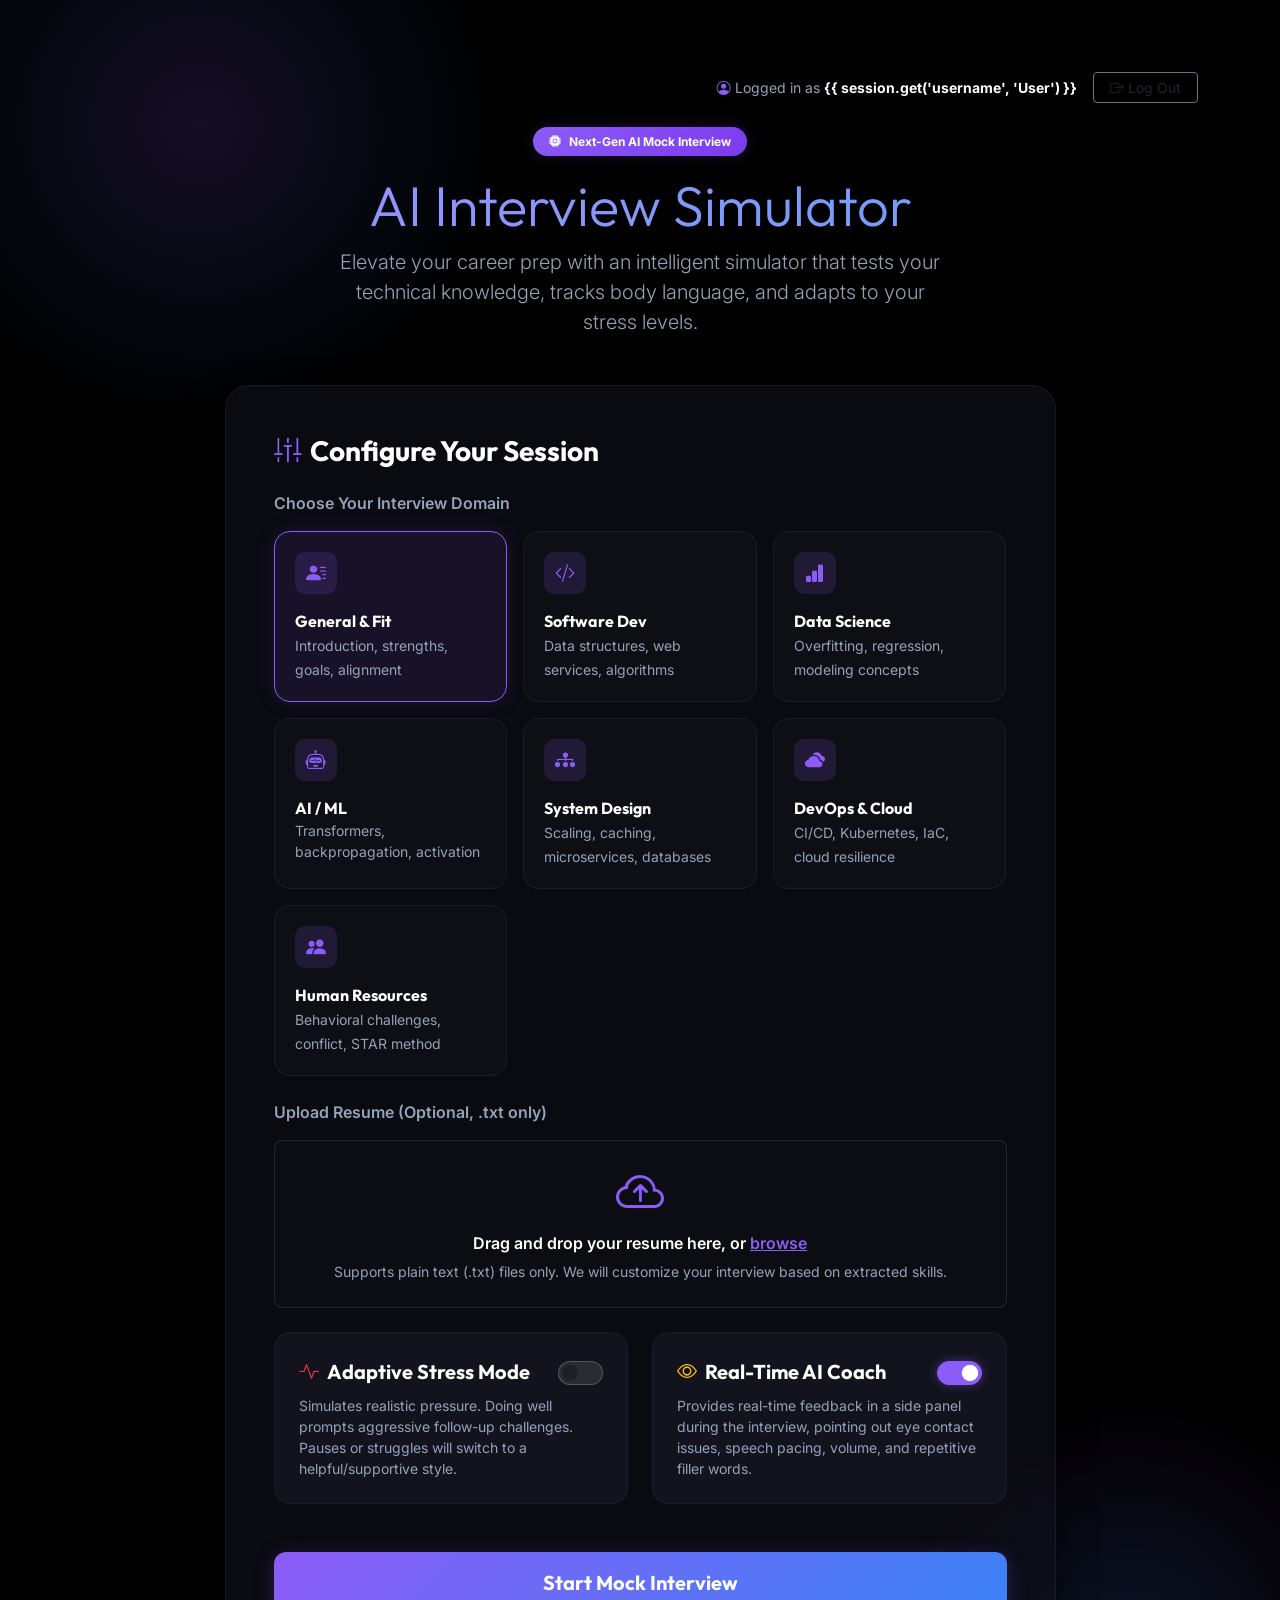
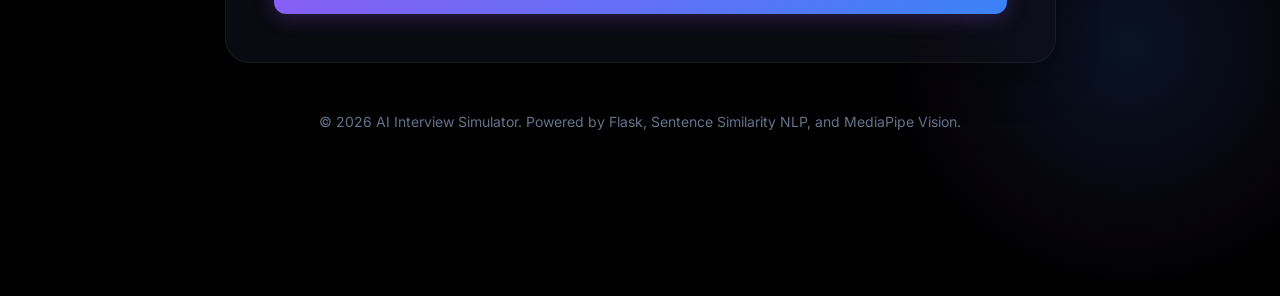
<file: templates/index.html>
<!DOCTYPE html>
<html lang="en">
<head>
    <meta charset="UTF-8">
    <meta name="viewport" content="width=device-width, initial-scale=1.0">
    <title>AI Interview Simulator - Prepare Smarter</title>
    <!-- Google Fonts -->
    <link href="https://fonts.googleapis.com/css2?family=Inter:wght@300;400;500;600;700&family=Outfit:wght@400;500;600;700;800&display=swap" rel="stylesheet">
    <!-- Bootstrap CDN -->
    <link href="https://cdn.jsdelivr.net/npm/bootstrap@5.3.3/dist/css/bootstrap.min.css" rel="stylesheet">
    <!-- Bootstrap Icons -->
    <link rel="stylesheet" href="https://cdn.jsdelivr.net/npm/bootstrap-icons@1.11.3/font/bootstrap-icons.min.css">
    <!-- Custom Style -->
    <link rel="stylesheet" href="/static/style.css">
</head>
<body class="dark-theme">
    <div class="glow-bg"></div>
    <div class="glow-bg-secondary"></div>
    <div class="container py-5 my-md-4">
        <!-- User Session Bar -->
        <div class="d-flex justify-content-end align-items-center mb-4 gap-3 animate-fade-in">
            <span class="text-muted-custom small"><i class="bi bi-person-circle text-purple-accent me-1"></i>Logged in as <strong class="text-white">{{ session.get('username', 'User') }}</strong></span>
            <button class="btn btn-sm btn-dark-glow border-secondary py-1 px-3" onclick="handleLogout()"><i class="bi bi-box-arrow-right me-1"></i>Log Out</button>
        </div>
        <!-- Header -->
        <header class="text-center mb-5 animate-fade-in">
            <div class="badge-pill mb-3">
                <span class="badge rounded-pill bg-purple-glow text-white px-3 py-2"><i class="bi bi-cpu-fill me-2"></i>Next-Gen AI Mock Interview</span>
            </div>
            <h1 class="display-4 font-outfit fw-extrabold text-gradient-purple-blue">AI Interview Simulator</h1>
            <p class="lead text-muted-custom mx-auto max-width-600">
                Elevate your career prep with an intelligent simulator that tests your technical knowledge, tracks body language, and adapts to your stress levels.
            </p>
        </header>
        <!-- Main Configuration Card -->
        <div class="row justify-content-center">
            <div class="col-lg-10 col-xl-9">
                <div class="glass-card p-4 p-md-5 animate-slide-up">
                    <h3 class="font-outfit fw-bold mb-4"><i class="bi bi-sliders2-vertical text-purple-accent me-2"></i>Configure Your Session</h3>
                    <form id="sessionConfigForm" onsubmit="startInterview(event)">
                        <!-- Domain Selection -->
                        <div class="mb-4">
                            <label class="form-label text-muted-custom fw-semibold mb-3">Choose Your Interview Domain</label>
                            <div class="row g-3">
                                <!-- General & Fit -->
                                <div class="col-md-4 col-sm-6">
                                    <input type="radio" class="btn-check" name="domain" id="domain_general" value="general" checked>
                                    <label class="domain-card h-100" for="domain_general">
                                        <div class="domain-icon"><i class="bi bi-person-lines-fill text-purple-accent"></i></div>
                                        <div class="domain-info">
                                            <span class="d-block fw-bold font-outfit text-white">General & Fit</span>
                                            <small class="text-muted-custom">Introduction, strengths, goals, alignment</small>
                                        </div>
                                    </label>
                                </div>
                                <!-- Software Dev -->
                                <div class="col-md-4 col-sm-6">
                                    <input type="radio" class="btn-check" name="domain" id="domain_software" value="software_development">
                                    <label class="domain-card h-100" for="domain_software">
                                        <div class="domain-icon"><i class="bi bi-code-slash text-purple-accent"></i></div>
                                        <div class="domain-info">
                                            <span class="d-block fw-bold font-outfit text-white">Software Dev</span>
                                            <small class="text-muted-custom">Data structures, web services, algorithms</small>
                                        </div>
                                    </label>
                                </div>
                                <!-- Data Science -->
                                <div class="col-md-4 col-sm-6">
                                    <input type="radio" class="btn-check" name="domain" id="domain_datascience" value="data_science">
                                    <label class="domain-card h-100" for="domain_datascience">
                                        <div class="domain-icon"><i class="bi bi-bar-chart-fill text-purple-accent"></i></div>
                                        <div class="domain-info">
                                            <span class="d-block fw-bold font-outfit text-white">Data Science</span>
                                            <small class="text-muted-custom">Overfitting, regression, modeling concepts</small>
                                        </div>
                                    </label>
                                </div>
                                <!-- AI / ML -->
                                <div class="col-md-4 col-sm-6">
                                    <input type="radio" class="btn-check" name="domain" id="domain_aiml" value="ai_ml">
                                    <label class="domain-card h-100" for="domain_aiml">
                                        <div class="domain-icon"><i class="bi bi-robot text-purple-accent"></i></div>
                                        <div class="domain-info">
                                            <span class="d-block fw-bold font-outfit text-white">AI / ML</span>
                                            <small class="text-muted-custom d-block">Transformers, backpropagation, activation</small>
                                        </div>
                                    </label>
                                </div>
                                <!-- System Design -->
                                <div class="col-md-4 col-sm-6">
                                    <input type="radio" class="btn-check" name="domain" id="domain_systemdesign" value="system_design">
                                    <label class="domain-card h-100" for="domain_systemdesign">
                                        <div class="domain-icon"><i class="bi bi-diagram-3-fill text-purple-accent"></i></div>
                                        <div class="domain-info">
                                            <span class="d-block fw-bold font-outfit text-white">System Design</span>
                                            <small class="text-muted-custom">Scaling, caching, microservices, databases</small>
                                        </div>
                                    </label>
                                </div>
                                <!-- DevOps & Cloud -->
                                <div class="col-md-4 col-sm-6">
                                    <input type="radio" class="btn-check" name="domain" id="domain_devops" value="devops_cloud">
                                    <label class="domain-card h-100" for="domain_devops">
                                        <div class="domain-icon"><i class="bi bi-clouds-fill text-purple-accent"></i></div>
                                        <div class="domain-info">
                                            <span class="d-block fw-bold font-outfit text-white">DevOps & Cloud</span>
                                            <small class="text-muted-custom">CI/CD, Kubernetes, IaC, cloud resilience</small>
                                        </div>
                                    </label>
                                </div>
                                <!-- HR -->
                                <div class="col-md-4 col-sm-6">
                                    <input type="radio" class="btn-check" name="domain" id="domain_hr" value="hr">
                                    <label class="domain-card h-100" for="domain_hr">
                                        <div class="domain-icon"><i class="bi bi-people-fill text-purple-accent"></i></div>
                                        <div class="domain-info">
                                            <span class="d-block fw-bold font-outfit text-white">Human Resources</span>
                                            <small class="text-muted-custom">Behavioral challenges, conflict, STAR method</small>
                                        </div>
                                    </label>
                                </div>
                            </div>
                        </div>
                        <!-- Resume Upload -->
                        <div class="mb-4">
                            <label class="form-label text-muted-custom fw-semibold mb-3">Upload Resume (Optional, .txt only)</label>
                            <div class="upload-dropzone text-center p-4 border border-dashed rounded-3" id="dropzone" onclick="document.getElementById('resumeFile').click()">
                                <i class="bi bi-cloud-arrow-up display-5 text-purple-accent mb-2 d-block"></i>
                                <span class="fw-semibold text-white d-block mb-1">Drag and drop your resume here, or <span class="text-purple-accent pointer-link">browse</span></span>
                                <small class="text-muted-custom">Supports plain text (.txt) files only. We will customize your interview based on extracted skills.</small>
                                <input type="file" id="resumeFile" name="resume" accept=".txt" class="d-none" onchange="handleFileSelect(event)">
                            </div>
                            <!-- Upload Status -->
                            <div id="uploadStatus" class="mt-3 d-none">
                                <div class="d-flex align-items-center justify-content-between p-3 glass-card-secondary rounded">
                                    <div class="d-flex align-items-center">
                                        <i class="bi bi-file-earmark-text text-purple-accent fs-4 me-3"></i>
                                        <div>
                                            <span class="fw-bold text-white d-block text-truncate max-width-300" id="uploadedFileName">resume.txt</span>
                                            <small class="text-success" id="uploadStatusText"><i class="bi bi-check-circle-fill me-1"></i>Parsed successfully</small>
                                        </div>
                                    </div>
                                    <button type="button" class="btn btn-sm btn-outline-danger" onclick="removeUploadedFile(event)"><i class="bi bi-trash"></i></button>
                                </div>
                                <!-- Skills Extracted -->
                                <div id="extractedSkills" class="mt-3 p-3 glass-card-secondary rounded d-none">
                                    <span class="d-block fw-bold text-white mb-2 small"><i class="bi bi-magic text-purple-accent me-1"></i>Extracted Skills:</span>
                                    <div class="d-flex flex-wrap gap-2" id="skillsContainer"></div>
                                </div>
                            </div>
                        </div>
                        <!-- Unique Modes Toggles -->
                        <div class="row mb-5 g-4">
                            <!-- Stress Mode -->
                            <div class="col-md-6">
                                <div class="glass-card-secondary p-4 h-100 d-flex flex-column justify-content-between">
                                    <div>
                                        <div class="d-flex align-items-center justify-content-between mb-2">
                                            <h5 class="font-outfit fw-bold text-white mb-0"><i class="bi bi-activity text-danger me-2"></i>Adaptive Stress Mode</h5>
                                            <div class="form-check form-switch custom-switch">
                                                <input class="form-check-input" type="checkbox" role="switch" id="stressModeToggle">
                                            </div>
                                        </div>
                                        <p class="small text-muted-custom mb-0">
                                            Simulates realistic pressure. Doing well prompts aggressive follow-up challenges. Pauses or struggles will switch to a helpful/supportive style.
                                        </p>
                                    </div>
                                </div>
                            </div>
                            <!-- AI Coach Mode -->
                            <div class="col-md-6">
                                <div class="glass-card-secondary p-4 h-100 d-flex flex-column justify-content-between">
                                    <div>
                                        <div class="d-flex align-items-center justify-content-between mb-2">
                                            <h5 class="font-outfit fw-bold text-white mb-0"><i class="bi bi-eye text-warning me-2"></i>Real-Time AI Coach</h5>
                                            <div class="form-check form-switch custom-switch">
                                                <input class="form-check-input" type="checkbox" role="switch" id="coachModeToggle" checked>
                                            </div>
                                        </div>
                                        <p class="small text-muted-custom mb-0">
                                            Provides real-time feedback in a side panel during the interview, pointing out eye contact issues, speech pacing, volume, and repetitive filler words.
                                        </p>
                                    </div>
                                </div>
                            </div>
                        </div>
                        <!-- Start Button -->
                        <div class="text-center d-grid">
                            <button type="submit" class="btn btn-purple-action py-3 fs-5 font-outfit fw-bold" id="startBtn">
                                <span id="btnText">Start Mock Interview</span>
                                <span class="spinner-border spinner-border-sm ms-2 d-none" id="btnSpinner" role="status"></span>
                            </button>
                        </div>
                    </form>
                </div>
            </div>
        </div>
        <!-- Footer -->
        <footer class="text-center mt-5 text-muted-custom-light small">
            <p>© 2026 AI Interview Simulator. Powered by Flask, Sentence Similarity NLP, and MediaPipe Vision.</p>
        </footer>
    </div>
    <!-- Script imports -->
    <script src="https://cdn.jsdelivr.net/npm/bootstrap@5.3.3/dist/js/bootstrap.bundle.min.js"></script>
    <script src="/static/js/main.js"></script>
    <script>
function handleLogout() {
    window.location.href = "/logout";
}
</script>
</body>
</html>
</file>
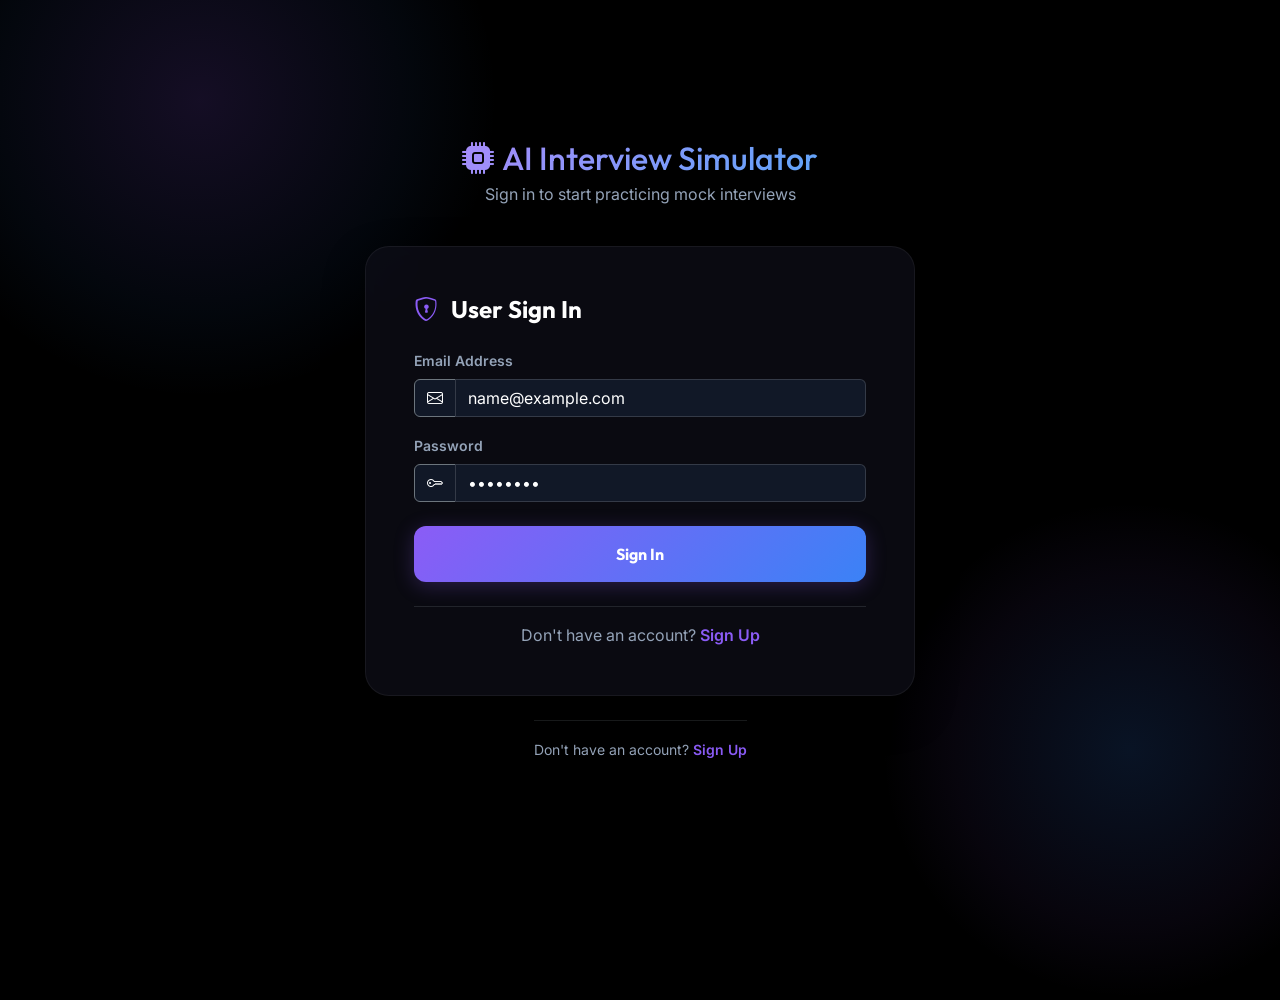
<file: templates/login.html>
<!DOCTYPE html>
<html lang="en">
<head>
    <meta charset="UTF-8">
    <meta name="viewport" content="width=device-width, initial-scale=1.0">
    <title>Login - AI Interview Simulator</title>
    <!-- Google Fonts -->
    <link href="https://fonts.googleapis.com/css2?family=Inter:wght@300;400;500;600;700&family=Outfit:wght@400;500;600;700;800&display=swap" rel="stylesheet">
    <!-- Bootstrap CDN -->
    <link href="https://cdn.jsdelivr.net/npm/bootstrap@5.3.3/dist/css/bootstrap.min.css" rel="stylesheet">
    <!-- Bootstrap Icons -->
    <link rel="stylesheet" href="https://cdn.jsdelivr.net/npm/bootstrap-icons@1.11.3/font/bootstrap-icons.min.css">
    <!-- Custom Style -->
    <link rel="stylesheet" href="/static/style.css">
</head>
<body class="dark-theme">
    <div class="glow-bg"></div>
    <div class="glow-bg-secondary"></div>
    <div class="container py-5 min-vh-100 d-flex flex-column justify-content-center align-items-center">
        <!-- Logo Header -->
        <div class="text-center mb-4 animate-fade-in">
            <h2 class="font-outfit fw-extrabold text-gradient-purple-blue mb-1"><i class="bi bi-cpu-fill me-2"></i>AI Interview Simulator</h2>
            <p class="text-muted-custom">Sign in to start practicing mock interviews</p>
        </div>
        <!-- Login Glass Card -->
       <div class="glass-card p-4 p-md-5 w-100 animate-slide-up"
     style="max-width: 550px;">

    <h4 class="font-outfit fw-bold text-white mb-4">
        <i class="bi bi-shield-lock text-purple-accent me-2"></i>
        User Sign In
    </h4>

    <form id="loginForm" onsubmit="handleLogin(event)">

        <!-- Email -->
        <div class="mb-3">
            <label for="email"
                   class="form-label text-muted-custom small fw-semibold">
                Email Address
            </label>

            <div class="input-group">
                <span class="input-group-text bg-dark-glow border-secondary text-white">
                    <i class="bi bi-envelope"></i>
                </span>

                <input
                    type="email"
                    class="form-control bg-dark-glow border-secondary text-white"
                    id="email"
                    required
                    placeholder="name@example.com">
            </div>
        </div>

        <!-- Password -->
        <div class="mb-4">
            <label for="password"
                   class="form-label text-muted-custom small fw-semibold">
                Password
            </label>

            <div class="input-group">
                <span class="input-group-text bg-dark-glow border-secondary text-white">
                    <i class="bi bi-key"></i>
                </span>

                <input
                    type="password"
                    class="form-control bg-dark-glow border-secondary text-white"
                    id="password"
                    required
                    placeholder="••••••••">
            </div>
        </div>

        <!-- Error -->
        <div id="errorAlert"
             class="alert alert-danger d-none py-2 px-3 small border-0 mb-4">
            <i class="bi bi-exclamation-triangle-fill me-2"></i>
            <span id="errorMessage">Invalid email or password</span>
        </div>

        <!-- Button -->
        <div class="d-grid mb-3">
            <button type="submit"
                    class="btn btn-purple-action py-3 font-outfit fw-bold"
                    id="loginBtn">

                <span id="btnText">Sign In</span>

                <span class="spinner-border spinner-border-sm ms-2 d-none"
                      id="btnSpinner">
                </span>
            </button>
        </div>

    </form>

    <div class="text-center mt-4 pt-3 border-top border-secondary border-opacity-25">
        <span class="text-muted-custom">
            Don't have an account?
            <a href="/register"
               class="text-purple-accent text-decoration-none fw-semibold">
                Sign Up
            </a>
        </span>
    </div>

</div>
            
            <div class="text-center mt-4 pt-3 border-top border-secondary border-opacity-25">
                <span class="text-muted-custom small">Don't have an account? <a href="/register" class="text-purple-accent text-decoration-none fw-semibold">Sign Up</a></span>
            </div>
        </div>
    </div>
    <!-- Scripts -->
    <script>
        function handleLogin(event) {
            event.preventDefault();
            
            const email = document.getElementById('email').value.trim();
            const password = document.getElementById('password').value;
            
            const loginBtn = document.getElementById('loginBtn');
            const btnText = document.getElementById('btnText');
            const btnSpinner = document.getElementById('btnSpinner');
            const errorAlert = document.getElementById('errorAlert');
            const errorMessage = document.getElementById('errorMessage');
            
            // Set loading state
            loginBtn.disabled = true;
            btnText.textContent = 'Authenticating...';
            btnSpinner.classList.remove('d-none');
            errorAlert.classList.add('d-none');
            
            fetch('/api/login', {
                method: 'POST',
                headers: { 'Content-Type': 'application/json' },
                body: JSON.stringify({ email, password })
            })
            .then(res => {
                if (!res.ok) {
                    return res.json().then(data => { throw new Error(data.error || 'Authentication failed') });
                }
                return res.json();
            })
            .then(data => {
                // Redirect on success
                window.location.href = '/';
            })
            .catch(err => {
                console.error(err);
                errorMessage.textContent = err.message;
                errorAlert.classList.remove('d-none');
                
                // Reset states
                loginBtn.disabled = false;
                btnText.textContent = 'Sign In';
                btnSpinner.classList.add('d-none');
            });
        }
    </script>
</body>
</html>
</file>
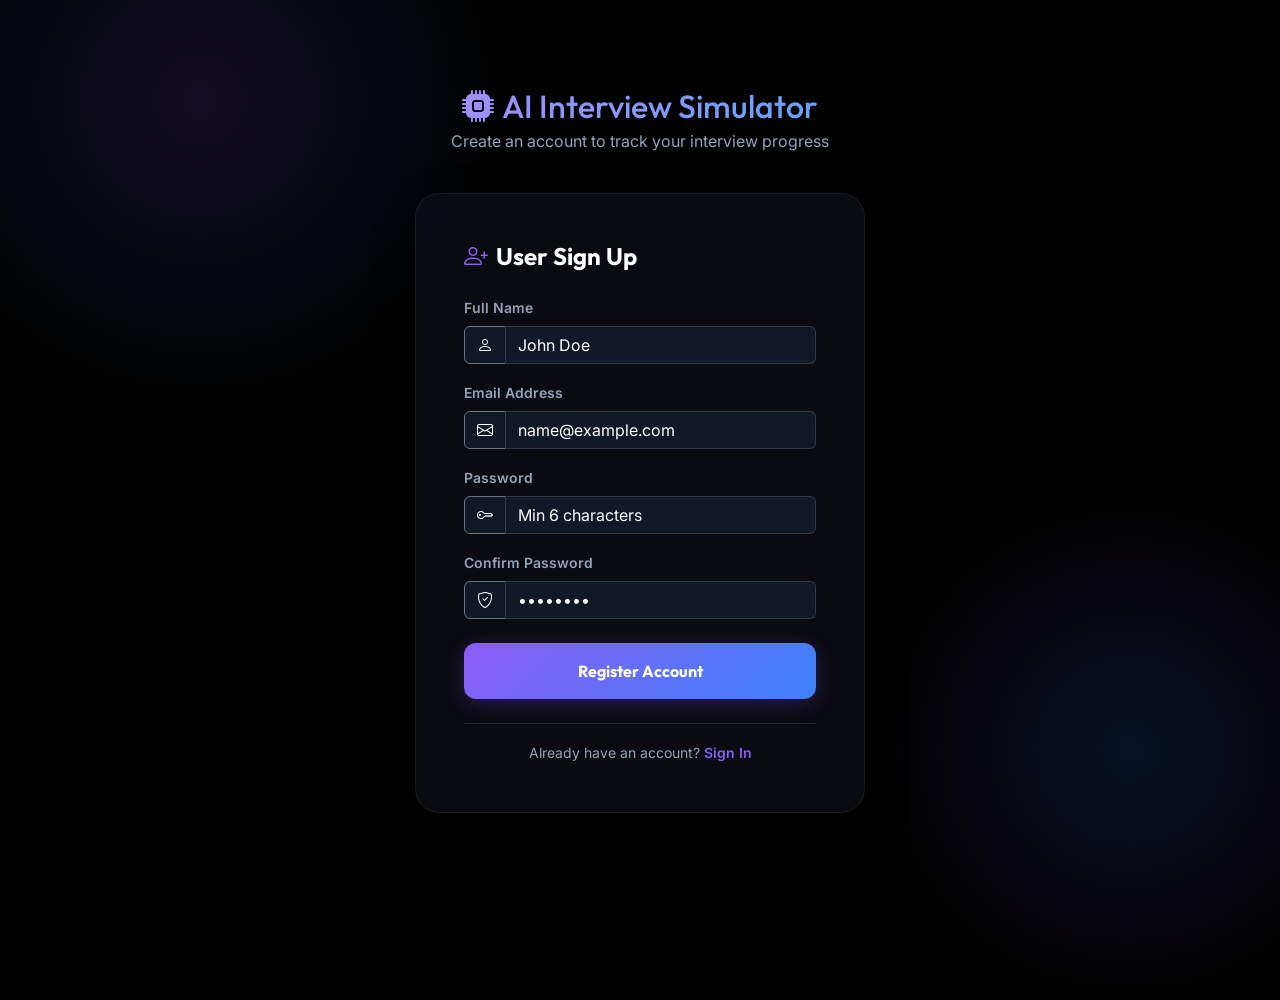
<file: templates/register.html>
<!DOCTYPE html>
<html lang="en">
<head>
    <meta charset="UTF-8">
    <meta name="viewport" content="width=device-width, initial-scale=1.0">
    <title>Sign Up - AI Interview Simulator</title>
    <!-- Google Fonts -->
    <link href="https://fonts.googleapis.com/css2?family=Inter:wght@300;400;500;600;700&family=Outfit:wght@400;500;600;700;800&display=swap" rel="stylesheet">
    <!-- Bootstrap CDN -->
    <link href="https://cdn.jsdelivr.net/npm/bootstrap@5.3.3/dist/css/bootstrap.min.css" rel="stylesheet">
    <!-- Bootstrap Icons -->
    <link rel="stylesheet" href="https://cdn.jsdelivr.net/npm/bootstrap-icons@1.11.3/font/bootstrap-icons.min.css">
    <!-- Custom Style -->
    <link rel="stylesheet" href="/static/style.css">
</head>
<body class="dark-theme">
    <div class="glow-bg"></div>
    <div class="glow-bg-secondary"></div>
    <div class="container py-5 min-vh-100 d-flex flex-column justify-content-center align-items-center">
        <!-- Logo Header -->
        <div class="text-center mb-4 animate-fade-in">
            <h2 class="font-outfit fw-extrabold text-gradient-purple-blue mb-1"><i class="bi bi-cpu-fill me-2"></i>AI Interview Simulator</h2>
            <p class="text-muted-custom">Create an account to track your interview progress</p>
        </div>
        <!-- Register Glass Card -->
        <div class="glass-card p-4 p-md-5 w-100 max-width-450 animate-slide-up" style="max-width: 450px;">
            <h4 class="font-outfit fw-bold text-white mb-4"><i class="bi bi-person-plus text-purple-accent me-2"></i>User Sign Up</h4>
            
            <form id="registerForm" onsubmit="handleRegister(event)">
                <!-- Username -->
                <div class="mb-3">
                    <label for="username" class="form-label text-muted-custom small fw-semibold">Full Name</label>
                    <div class="input-group">
                        <span class="input-group-text bg-dark-glow border-secondary text-muted"><i class="bi bi-person"></i></span>
                        <input type="text" class="form-control bg-dark-glow border-secondary text-white" id="username" required placeholder="John Doe">
                    </div>
                </div>
                <!-- Email Address -->
                <div class="mb-3">
                    <label for="email" class="form-label text-muted-custom small fw-semibold">Email Address</label>
                    <div class="input-group">
                        <span class="input-group-text bg-dark-glow border-secondary text-muted"><i class="bi bi-envelope"></i></span>
                        <input type="email" class="form-control bg-dark-glow border-secondary text-white" id="email" required placeholder="name@example.com">
                    </div>
                </div>
                <!-- Password -->
                <div class="mb-3">
                    <label for="password" class="form-label text-muted-custom small fw-semibold">Password</label>
                    <div class="input-group">
                        <span class="input-group-text bg-dark-glow border-secondary text-muted"><i class="bi bi-key"></i></span>
                        <input type="password" class="form-control bg-dark-glow border-secondary text-white" id="password" required placeholder="Min 6 characters">
                    </div>
                </div>
                <!-- Confirm Password -->
                <div class="mb-4">
                    <label for="confirmPassword" class="form-label text-muted-custom small fw-semibold">Confirm Password</label>
                    <div class="input-group">
                        <span class="input-group-text bg-dark-glow border-secondary text-muted"><i class="bi bi-shield-check"></i></span>
                        <input type="password" class="form-control bg-dark-glow border-secondary text-white" id="confirmPassword" required placeholder="••••••••">
                    </div>
                </div>
                <!-- Error Display -->
                <div id="errorAlert" class="alert alert-danger d-none py-2 px-3 small border-0 mb-4" role="alert">
                    <i class="bi bi-exclamation-triangle-fill me-2"></i><span id="errorMessage">Passwords do not match</span>
                </div>
                <!-- Submit Button -->
                <div class="d-grid mb-3">
                    <button type="submit" class="btn btn-purple-action py-3 font-outfit fw-bold" id="registerBtn">
                        <span id="btnText">Register Account</span>
                        <span class="spinner-border spinner-border-sm ms-2 d-none" id="btnSpinner" role="status"></span>
                    </button>
                </div>
            </form>
            
            <div class="text-center mt-4 pt-3 border-top border-secondary border-opacity-25">
                <span class="text-muted-custom small">Already have an account? <a href="/login" class="text-purple-accent text-decoration-none fw-semibold">Sign In</a></span>
            </div>
        </div>
    </div>
    <!-- Scripts -->
    <script>
        function handleRegister(event) {
            event.preventDefault();
            
            const username = document.getElementById('username').value.trim();
            const email = document.getElementById('email').value.trim();
            const password = document.getElementById('password').value;
            const confirmPassword = document.getElementById('confirmPassword').value;
            
            const registerBtn = document.getElementById('registerBtn');
            const btnText = document.getElementById('btnText');
            const btnSpinner = document.getElementById('btnSpinner');
            const errorAlert = document.getElementById('errorAlert');
            const errorMessage = document.getElementById('errorMessage');
            
            // Password verification
            if (password !== confirmPassword) {
                errorMessage.textContent = 'Passwords do not match';
                errorAlert.classList.remove('d-none');
                return;
            }
            if (password.length < 6) {
                errorMessage.textContent = 'Password must be at least 6 characters long';
                errorAlert.classList.remove('d-none');
                return;
            }
            
            // Set loading state
            registerBtn.disabled = true;
            btnText.textContent = 'Creating account...';
            btnSpinner.classList.remove('d-none');
            errorAlert.classList.add('d-none');
            
            fetch('/api/register', {
                method: 'POST',
                headers: { 'Content-Type': 'application/json' },
                body: JSON.stringify({ username, email, password })
            })
            .then(res => {
                if (!res.ok) {
                    return res.json().then(data => { throw new Error(data.error || 'Registration failed') });
                }
                return res.json();
            })
            .then(data => {
                // Redirect on success
                window.location.href = '/login';
            })
            .catch(err => {
                console.error(err);
                errorMessage.textContent = err.message;
                errorAlert.classList.remove('d-none');
                
                // Reset states
                registerBtn.disabled = false;
                btnText.textContent = 'Register Account';
                btnSpinner.classList.add('d-none');
            });
        }
    </script>
</body>
</html>
</file>
<file: static/style.css>
/* ==========================================
   AI Interview Simulator - Modern Glassmorphic Theme
   ========================================== */
body {
    background: black !important;
    color: white !important;
}
:root {
    --bg-dark: #07080d;
    --bg-card: rgba(18, 18, 29, 0.6);
    --bg-card-secondary: rgba(28, 28, 45, 0.5);
    --border-glow: rgba(139, 92, 246, 0.2);
    --purple-glow: rgba(139, 92, 246, 0.4);
    --purple-accent: #8b5cf6;
    --blue-accent: #3b82f6;
    --text-primary: #ffffff;
    --text-muted: #94a3b8;
    --text-muted-light: #64748b;
    --success-glow: #10b981;
    --warning-glow: #f59e0b;
    --danger-glow: #ef4444;
}
body.dark-theme {
    background-color: var(--bg-dark);
    color: var(--text-primary);
    font-family: 'Inter', sans-serif;
    min-height: 100vh;
    overflow-x: hidden;
    position: relative;
}
.font-outfit {
    font-family: 'Outfit', sans-serif;
}
/* Background Glowing Mesh Blobs */
.glow-bg {
    position: absolute;
    width: 600px;
    height: 600px;
    top: -200px;
    left: -100px;
    background: radial-gradient(circle, rgba(139, 92, 246, 0.15) 0%, rgba(59, 130, 246, 0.05) 50%, rgba(0,0,0,0) 70%);
    z-index: -10;
    pointer-events: none;
    animation: float-slow 20s infinite alternate;
}
.glow-bg-secondary {
    position: absolute;
    width: 500px;
    height: 500px;
    bottom: -100px;
    right: -100px;
    background: radial-gradient(circle, rgba(59, 130, 246, 0.15) 0%, rgba(139, 92, 246, 0.05) 50%, rgba(0,0,0,0) 70%);
    z-index: -10;
    pointer-events: none;
    animation: float-slow 25s infinite alternate-reverse;
}
@keyframes float-slow {
    0% { transform: translate(0, 0) scale(1); }
    100% { transform: translate(50px, 50px) scale(1.1); }
}
/* Text Gradients and Colors */
.text-gradient-purple-blue {
    background: linear-gradient(135deg, #a78bfa 0%, #60a5fa 100%);
    -webkit-background-clip: text;
    -webkit-text-fill-color: transparent;
}
.text-muted-custom {
    color: var(--text-muted);
}
.text-muted-custom-light {
    color: var(--text-muted-light);
}
.text-purple-accent {
    color: var(--purple-accent);
}
/* Glassmorphism Cards */
.glass-card {
    background: var(--bg-card);
    backdrop-filter: blur(20px);
    -webkit-backdrop-filter: blur(20px);
    border: 1px solid rgba(255, 255, 255, 0.06);
    box-shadow: 0 16px 40px 0 rgba(0, 0, 0, 0.4);
    border-radius: 24px;
    transition: transform 0.3s ease, border-color 0.3s ease;
}
.glass-card-secondary {
    background: var(--bg-card-secondary);
    border: 1px solid rgba(255, 255, 255, 0.04);
    border-radius: 16px;
}
/* Custom Switches & Badges */
.bg-purple-glow {
    background: linear-gradient(135deg, var(--purple-accent) 0%, #7c3aed 100%);
    box-shadow: 0 0 15px var(--border-glow);
}
.bg-dark-glow {
    background: rgba(10, 10, 18, 0.8);
}
.btn-purple-glow {
    background: linear-gradient(135deg, var(--purple-accent) 0%, #6d28d9 100%);
    color: white;
    border: none;
    border-radius: 12px;
    box-shadow: 0 4px 20px rgba(139, 92, 246, 0.3);
    transition: all 0.3s ease;
}
.btn-purple-glow:hover:not(:disabled) {
    transform: translateY(-2px);
    box-shadow: 0 6px 25px rgba(139, 92, 246, 0.5);
    color: white;
}
.btn-purple-glow:disabled {
    opacity: 0.6;
    cursor: not-allowed;
    box-shadow: none;
}
.btn-purple-action {
    background: linear-gradient(135deg, var(--purple-accent) 0%, var(--blue-accent) 100%);
    color: white;
    border: none;
    border-radius: 12px;
    box-shadow: 0 4px 20px rgba(139, 92, 246, 0.25);
    transition: all 0.3s ease;
}
.btn-purple-action:hover:not(:disabled) {
    transform: translateY(-2px);
    box-shadow: 0 6px 25px rgba(139, 92, 246, 0.45);
    color: white;
}
.custom-switch .form-check-input {
    background-color: rgba(255, 255, 255, 0.1);
    border-color: rgba(255, 255, 255, 0.2);
    cursor: pointer;
    width: 2.8em;
    height: 1.5em;
}
.custom-switch .form-check-input:checked {
    background-color: var(--purple-accent);
    border-color: var(--purple-accent);
    box-shadow: 0 0 10px var(--purple-glow);
}
/* Domain Selection Cards */
.domain-card {
    display: flex;
    flex-direction: column;
    padding: 20px;
    background: rgba(255, 255, 255, 0.02);
    border: 1px solid rgba(255, 255, 255, 0.05);
    border-radius: 16px;
    cursor: pointer;
    transition: all 0.3s cubic-bezier(0.4, 0, 0.2, 1);
}
.btn-check:checked + .domain-card {
    background: rgba(139, 92, 246, 0.1);
    border-color: var(--purple-accent);
    box-shadow: 0 0 20px rgba(139, 92, 246, 0.15);
}
.domain-card:hover {
    transform: translateY(-4px);
    background: rgba(255, 255, 255, 0.04);
    border-color: rgba(255, 255, 255, 0.12);
}
.domain-icon {
    width: 42px;
    height: 42px;
    border-radius: 10px;
    background: rgba(139, 92, 246, 0.15);
    display: flex;
    align-items: center;
    justify-content: center;
    margin-bottom: 15px;
    font-size: 1.25rem;
}
.small-badge {
    font-size: 0.65rem;
    padding: 2px 6px;
}
/* Upload Dropzone */
.upload-dropzone {
    background: rgba(255, 255, 255, 0.01);
    border-color: rgba(255, 255, 255, 0.1) !important;
    cursor: pointer;
    transition: all 0.3s ease;
}
.upload-dropzone:hover {
    background: rgba(139, 92, 246, 0.02);
    border-color: var(--purple-accent) !important;
}
.pointer-link {
    text-decoration: underline;
    cursor: pointer;
}
.max-width-300 { max-width: 300px; }
.max-width-600 { max-width: 600px; }
/* ==========================================
   Interview Room (Mock Room CSS)
   ========================================== */
.h-100-vh {
    height: 100vh;
}
.relative-container {
    position: relative;
}
/* Pulse breathing effect */
.pulse-element {
    animation: pulse-border 2s infinite alternate;
}
@keyframes pulse-border {
    0% { box-shadow: 0 0 5px rgba(139, 92, 246, 0.4); }
    100% { box-shadow: 0 0 18px rgba(139, 92, 246, 0.7); }
}
/* 3D breathing digital avatar */
.avatar-container {
    display: flex;
    flex-direction: column;
    align-items: center;
    justify-content: center;
}
.avatar-outer {
    width: 160px;
    height: 160px;
    border-radius: 50%;
    background: linear-gradient(135deg, var(--purple-accent) 0%, var(--blue-accent) 100%);
    padding: 3px;
    box-shadow: 0 0 30px rgba(139, 92, 246, 0.3);
    animation: breathing 4s ease-in-out infinite;
    transition: transform 0.5s ease, box-shadow 0.5s ease;
}
.avatar-outer.speaking {
    animation: speaking-pulse 0.6s ease-in-out infinite alternate;
    box-shadow: 0 0 50px rgba(139, 92, 246, 0.6);
}
.avatar-inner {
    width: 100%;
    height: 100%;
    border-radius: 50%;
    background: #0f1016;
    display: flex;
    align-items: center;
    justify-content: center;
    position: relative;
    overflow: hidden;
}
.avatar-inner::before {
    content: '';
    position: absolute;
    width: 150%;
    height: 150%;
    background: conic-gradient(from 0deg, transparent 20%, var(--purple-accent), transparent 80%);
    animation: rotate 8s linear infinite;
}
.avatar-core {
    width: 110px;
    height: 110px;
    border-radius: 50%;
    background: radial-gradient(circle, #2e1065 0%, #09090b 100%);
    z-index: 2;
    border: 1px solid rgba(255, 255, 255, 0.1);
    box-shadow: inset 0 0 20px rgba(139, 92, 246, 0.2);
}
@keyframes breathing {
    0% { transform: scale(1); }
    50% { transform: scale(1.05); }
    100% { transform: scale(1); }
}
@keyframes speaking-pulse {
    0% { transform: scale(1.02); }
    100% { transform: scale(1.12); }
}
@keyframes rotate {
    100% { transform: rotate(360deg); }
}
/* Audio Wave Visualizer */
.visualizer-container {
    display: flex;
    justify-content: center;
    align-items: center;
    gap: 6px;
    height: 35px;
}
.wave-bar {
    width: 4px;
    height: 10px;
    background-color: var(--purple-accent);
    border-radius: 2px;
    transition: height 0.1s ease;
}
.visualizer-container.speaking .wave-bar {
    animation: wave-bounce 0.8s ease-in-out infinite alternate;
}
.visualizer-container.speaking .bar-1 { animation-delay: 0.1s; }
.visualizer-container.speaking .bar-2 { animation-delay: 0.3s; }
.visualizer-container.speaking .bar-3 { animation-delay: 0.5s; }
.visualizer-container.speaking .bar-4 { animation-delay: 0.2s; }
.visualizer-container.speaking .bar-5 { animation-delay: 0.4s; }
@keyframes wave-bounce {
    0% { height: 8px; background-color: var(--blue-accent); }
    100% { height: 35px; background-color: var(--purple-accent); }
}
/* Webcam wrapper & canvas overlay */
.webcam-wrapper {
    box-shadow: 0 10px 30px rgba(0, 0, 0, 0.5);
    border: 1px solid rgba(255, 255, 255, 0.08);
}
#faceCanvas {
    z-index: 5;
    pointer-events: none;
}
.min-height-300 {
    min-height: 300px;
}
/* Real-Time Coach alerts styling */
.coach-alerts-list {
    display: flex;
    flex-direction: column;
    gap: 6px;
}
.coach-alert-item {
    display: flex;
    align-items: center;
    padding: 6px 10px;
    border-radius: 8px;
    font-size: 0.72rem;
    animation: slide-in-alert 0.3s cubic-bezier(0.4, 0, 0.2, 1);
    border: 1px solid transparent;
}
.coach-alert-item.success-item {
    background: rgba(16, 185, 129, 0.08);
    color: #a7f3d0;
    border-color: rgba(16, 185, 129, 0.1);
}
.coach-alert-item.success-item .alert-icon {
    color: var(--success-glow);
}
.coach-alert-item.warning-item {
    background: rgba(245, 158, 11, 0.08);
    color: #fde68a;
    border-color: rgba(245, 158, 11, 0.1);
}
.coach-alert-item.warning-item .alert-icon {
    color: var(--warning-glow);
}
.coach-alert-item.danger-item {
    background: rgba(239, 68, 68, 0.08);
    color: #fca5a5;
    border-color: rgba(239, 68, 68, 0.1);
}
.coach-alert-item.danger-item .alert-icon {
    color: var(--danger-glow);
}
.alert-icon {
    margin-right: 8px;
    font-size: 0.8rem;
}
@keyframes slide-in-alert {
    0% { transform: translateY(-10px); opacity: 0; }
    100% { transform: translateY(0); opacity: 1; }
}
/* Microphone glowing button states */
#micBtn.recording {
    background: linear-gradient(135deg, var(--danger-glow) 0%, #b91c1c 100%) !important;
    box-shadow: 0 0 20px rgba(239, 68, 68, 0.5);
    animation: recording-glow 1.5s infinite;
}
@keyframes recording-glow {
    0% { box-shadow: 0 0 10px rgba(239, 68, 68, 0.4); }
    50% { box-shadow: 0 0 25px rgba(239, 68, 68, 0.8); }
    100% { box-shadow: 0 0 10px rgba(239, 68, 68, 0.4); }
}
/* ==========================================
   Dashboard Results (Performance Report)
   ========================================== */
/* Circular Gauge Widget */
.score-circle-container {
    width: 180px;
    height: 180px;
}
.score-circle {
    transform: rotate(-90deg);
}
.score-circle-bg {
    fill: none;
    stroke: rgba(255, 255, 255, 0.04);
    stroke-width: 12;
}
.score-circle-bar {
    fill: none;
    stroke: url(#scoreGradient);
    stroke-width: 12;
    stroke-linecap: round;
    stroke-dasharray: 471.2; /* 2 * PI * r (75) */
    stroke-dashoffset: 471.2;
    transition: stroke-dashoffset 1.5s cubic-bezier(0.4, 0, 0.2, 1);
}
/* We append a SVG Gradient dynamically or style it with CSS stroke variable */
.score-circle-bar {
    stroke: var(--purple-accent);
    filter: drop-shadow(0 0 8px rgba(139, 92, 246, 0.6));
}
.score-value {
    font-size: 2.2rem;
    font-weight: 800;
}
/* Accordion modifications */
.accordion-button::after {
    filter: invert(1);
}
.accordion-button:not(.collapsed) {
    background-color: rgba(139, 92, 246, 0.1);
    color: var(--purple-accent);
    box-shadow: none;
}
.accordion-item {
    border-bottom: 1px solid rgba(255, 255, 255, 0.08) !important;
}
/* Animation Utilities */
.animate-fade-in {
    animation: fadeIn 0.8s ease-out forwards;
}
.animate-slide-up {
    animation: slideUp 0.8s cubic-bezier(0.4, 0, 0.2, 1) forwards;
}
@keyframes fadeIn {
    0% { opacity: 0; }
    100% { opacity: 1; }
}
@keyframes slideUp {
    0% { opacity: 0; transform: translateY(30px); }
    100% { opacity: 1; transform: translateY(0); }
}
/* Login/Register Input Fix */

.form-control {
    background-color: #1a1a1a !important;
    color: #ffffff !important;
    border-color: rgba(255,255,255,0.15) !important;
}

.form-control:focus {
    background-color: #1a1a1a !important;
    color: #ffffff !important;
    border-color: #8b5cf6 !important;
    box-shadow: 0 0 10px rgba(139,92,246,0.4) !important;
}

.form-control::placeholder {
    color: #94a3b8 !important;
}

.input-group-text {
    background-color: #1a1a1a !important;
    color: #ffffff !important;
}
/* Login/Register Input Fix */

.form-control {
    background-color: #1a1a1a !important;
    color: white !important;
}

.form-control:focus {
    background-color: #1a1a1a !important;
    color: white !important;
}

.form-control::placeholder {
    color: #94a3b8 !important;
}
.text-white {
    color: white !important;
}

.form-control {
    color: white !important;
}

.form-control::placeholder {
    color: #aaa !important;
}

.input-group-text {
    color: white !important;
}
.form-control {
    color: white !important;
}

.form-control:focus {
    color: white !important;
}

.form-control::placeholder {
    color: #9ca3af !important;
}
/* Login/Register Input Fix */
.form-control,
.form-control:focus {
    background-color: #111827 !important;
    color: #ffffff !important;
    -webkit-text-fill-color: #ffffff !important;
    opacity: 1 !important;
}

.form-control::placeholder {
    color: #9ca3af !important;
    opacity: 1 !important;
}

.input-group-text {
    background-color: #111827 !important;
    color: #ffffff !important;
}
.score-circle {
    transform: rotate(-90deg);
}

.score-circle-bg {
    fill: none;
    stroke: #2b2148;
    stroke-width: 10;
}

.score-circle-bar {
    fill: none;
    stroke: #8B5CF6;
    stroke-width: 10;
    stroke-linecap: round;

    stroke-dasharray: 471;
    stroke-dashoffset: 471;

    transition: stroke-dashoffset 1.5s ease;
}
</file>
